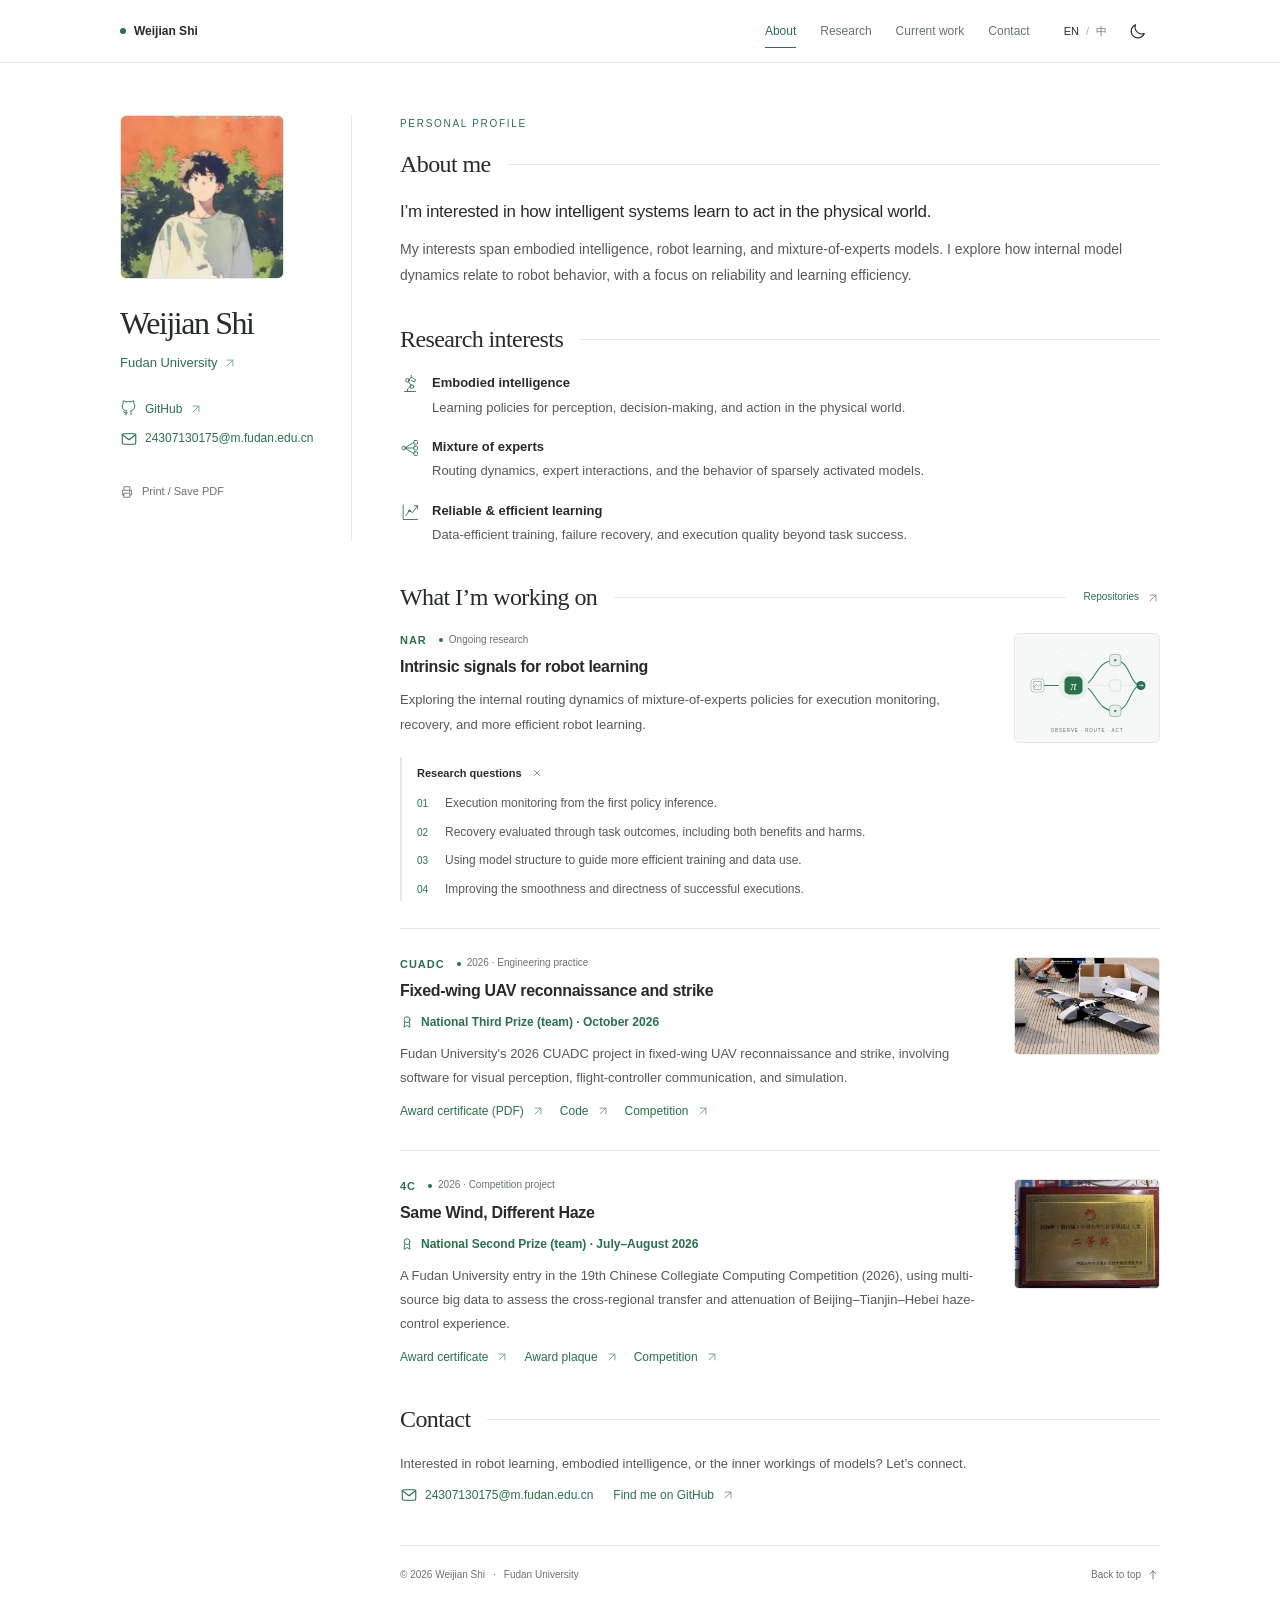
<file: index.html>
<!doctype html>
<html lang="en" data-theme="light">
<head>
  <meta charset="utf-8">
  <meta name="viewport" content="width=device-width, initial-scale=1">
  <meta name="color-scheme" content="light dark">
  <meta name="theme-color" content="#ffffff">
  <title>Weijian Shi | Fudan University</title>
  <meta name="description" content="Personal homepage of Weijian Shi at Fudan University, featuring interests, projects, and experiences." data-en="Personal homepage of Weijian Shi at Fudan University, featuring interests, projects, and experiences." data-zh="Weijian Shi，复旦大学。个人主页，记录我的兴趣、项目与经历。">
  <link rel="canonical" href="https://weijiansh1.github.io/">
  <meta property="og:type" content="website">
  <meta property="og:title" content="Weijian Shi | Fudan University">
  <meta property="og:description" content="Personal homepage of Weijian Shi at Fudan University, featuring interests, projects, and experiences." data-en="Personal homepage of Weijian Shi at Fudan University, featuring interests, projects, and experiences." data-zh="Weijian Shi，复旦大学。个人主页，记录我的兴趣、项目与经历。">
  <meta property="og:url" content="https://weijiansh1.github.io/">
  <link rel="icon" type="image/svg+xml" href="assets/favicon.svg">
  <script src="assets/preferences.js"></script>
  <link rel="stylesheet" href="assets/resume.css">
  <script src="assets/main.js" defer></script>
  <script type="application/ld+json">{"@context": "https://schema.org", "@type": "Person", "name": "Weijian Shi", "url": "https://weijiansh1.github.io/", "affiliation": {"@type": "Organization", "name": "Fudan University"}, "sameAs": ["https://github.com/weijiansh1"]}</script>
</head>
<body>
  <a class="skip-link" href="#main" data-en="Skip to content" data-zh="跳转到正文">Skip to content</a>
  <svg class="icon-library" xmlns="http://www.w3.org/2000/svg" aria-hidden="true">
    <symbol id="icon-external" viewBox="0 0 24 24"><path d="M7 17 17 7M7 7h10v10"/></symbol>
    <symbol id="icon-github" viewBox="0 0 24 24"><path d="M9 19c-4 1.2-4-2-6-2m12 5v-3.9a3.4 3.4 0 0 0-1-2.6c3.3-.4 6.8-1.6 6.8-7.3a5.7 5.7 0 0 0-1.5-4 5.3 5.3 0 0 0-.1-4s-1.3-.4-4.3 1.5a14.7 14.7 0 0 0-7.8 0C4.1-.2 2.8.2 2.8.2a5.3 5.3 0 0 0-.1 4 5.7 5.7 0 0 0-1.5 4c0 5.7 3.5 6.9 6.8 7.3a3.4 3.4 0 0 0-1 2.6V22" transform="translate(2 1) scale(.85)"/></symbol>
    <symbol id="icon-moon" viewBox="0 0 24 24"><path d="M20.3 15.3A9 9 0 0 1 8.7 3.7 9 9 0 1 0 20.3 15.3Z"/></symbol>
    <symbol id="icon-sun" viewBox="0 0 24 24"><circle cx="12" cy="12" r="4"/><path d="M12 2v2m0 16v2M2 12h2m16 0h2M5 5l1.5 1.5m11 11L19 19M5 19l1.5-1.5m11-11L19 5"/></symbol>
    <symbol id="icon-mail" viewBox="0 0 24 24"><rect x="3" y="5" width="18" height="14" rx="2"/><path d="m3 6 9 7 9-7"/></symbol>
    <symbol id="icon-embodied" viewBox="0 0 32 32"><path d="M7 28h18M12 28v-4l6-5-5-8 5-6m2 1 5 3-2 4-5-3"/><circle cx="12" cy="10" r="3"/><circle cx="19" cy="20" r="3"/><path d="M18 2v4"/></symbol>
    <symbol id="icon-experts" viewBox="0 0 32 32"><path d="m8 16 14-9M8 16h14M8 16l14 9"/><circle cx="6" cy="16" r="3"/><rect x="22" y="4" width="6" height="6" rx="1.5"/><rect x="22" y="13" width="6" height="6" rx="1.5"/><rect x="22" y="22" width="6" height="6" rx="1.5"/></symbol>
    <symbol id="icon-learning" viewBox="0 0 32 32"><path d="M5 5v23h23M9 22l6-8 5 3 8-11M23 6h5v5"/><circle cx="15" cy="14" r="1.5"/></symbol>
    <symbol id="icon-plus" viewBox="0 0 24 24"><path d="M5 12h14m-7-7v14"/></symbol>
    <symbol id="icon-up" viewBox="0 0 24 24"><path d="M12 19V5m-5 5 5-5 5 5"/></symbol>
    <symbol id="icon-print" viewBox="0 0 24 24"><path d="M7 8V3h10v5M7 17H4V9h16v8h-3M7 14h10v7H7zM16 11h1"/></symbol>
    <symbol id="icon-award" viewBox="0 0 24 24"><circle cx="12" cy="8" r="5"/><path d="m8 12-1 9 5-3 5 3-1-9"/></symbol>
  </svg>
  <header class="site-header">
    <div class="header-inner container">
      <a class="home-link" href="#about"><span class="brand-dot" aria-hidden="true"></span>Weijian Shi</a>
      <nav class="desktop-nav" aria-label="Main navigation" data-en="Main navigation" data-zh="主导航" data-translate-attribute="aria-label">
        <a class="nav-link" href="#about" aria-current="location" data-en="About" data-zh="简介">About</a>
        <a class="nav-link" href="#research" data-en="Research" data-zh="研究">Research</a>
        <a class="nav-link" href="#work" data-en="Current work" data-zh="在做的事">Current work</a>

        <a class="nav-link" href="#contact" data-en="Contact" data-zh="联系">Contact</a>
      </nav>
      <div class="header-actions">
        <button class="language-button js-control" type="button" aria-label="Switch to Chinese" data-language-toggle><span lang="en">EN</span><span class="language-divider">/</span><span lang="zh-CN">中</span></button>
        <button class="icon-button theme-button js-control" type="button" aria-label="Switch to dark theme" data-theme-toggle><svg class="icon moon" aria-hidden="true"><use href="#icon-moon"/></svg><svg class="icon sun" aria-hidden="true"><use href="#icon-sun"/></svg></button>
        <button class="icon-button menu-toggle js-control" type="button" aria-controls="mobile-nav" aria-expanded="false" aria-label="Open navigation" data-menu-toggle><span></span><span></span></button>
      </div>
    </div>
    <nav id="mobile-nav" class="mobile-nav container" aria-label="Mobile navigation" data-en="Mobile navigation" data-zh="移动端导航" data-translate-attribute="aria-label" hidden>
      <a href="#about" data-en="About" data-zh="简介">About</a>
      <a href="#research" data-en="Research" data-zh="研究">Research</a>
      <a href="#work" data-en="Current work" data-zh="在做的事">Current work</a>

      <a href="#contact" data-en="Contact" data-zh="联系">Contact</a>
    </nav>
  </header>
  <div class="resume-layout container">
    <aside class="resume-sidebar" aria-labelledby="profile-name">
      <figure class="resume-portrait"><img class="portrait" src="assets/avatar.jpg" alt="Weijian Shi" width="164" height="164" decoding="async"></figure>
      <div class="sidebar-identity">
        <h1 id="profile-name">Weijian Shi</h1>
        <a class="affiliation" href="https://www.fudan.edu.cn/" target="_blank" rel="noopener noreferrer"><span data-en="Fudan University" data-zh="复旦大学">Fudan University</span><svg class="icon small" aria-hidden="true"><use href="#icon-external"/></svg></a>
        <div class="profile-links">
          <a class="text-link" href="https://github.com/weijiansh1" target="_blank" rel="noopener noreferrer"><svg class="icon" aria-hidden="true"><use href="#icon-github"/></svg>GitHub<svg class="icon small" aria-hidden="true"><use href="#icon-external"/></svg></a>
          <a class="text-link" href="mailto:24307130175@m.fudan.edu.cn"><svg class="icon" aria-hidden="true"><use href="#icon-mail"/></svg>24307130175@<wbr>m.fudan.edu.cn</a>


        </div>
        <button class="print-button js-control" type="button" data-print><svg class="icon small" aria-hidden="true"><use href="#icon-print"/></svg><span data-en="Print / Save PDF" data-zh="打印 / 保存 PDF">Print / Save PDF</span></button>
      </div>
    </aside>
    <main id="main" class="resume-content">
      <section class="section about-section" id="about" aria-labelledby="about-title">
        <p class="document-label" data-en="Personal profile" data-zh="个人简介">Personal profile</p>
        <div class="section-heading"><h2 id="about-title" data-en="About me" data-zh="关于我">About me</h2><span class="heading-rule" aria-hidden="true"></span></div>
        <p class="profile-intro"><span data-en="I’m interested in how intelligent systems learn to act in the physical world." data-zh="我关注智能系统如何学习，并在真实的物理世界中行动。">I’m interested in how intelligent systems learn to act in the physical world.</span></p>
        <p class="profile-bio"><span data-en="My interests span embodied intelligence, robot learning, and mixture-of-experts models. I explore how internal model dynamics relate to robot behavior, with a focus on reliability and learning efficiency." data-zh="我的研究兴趣包括具身智能、机器人学习与混合专家模型。我关注模型内部动态与机器人行为之间的联系，并探索如何提升执行可靠性与学习效率。">My interests span embodied intelligence, robot learning, and mixture-of-experts models. I explore how internal model dynamics relate to robot behavior, with a focus on reliability and learning efficiency.</span></p>
      </section>
      <section class="section" id="research" aria-labelledby="research-title">
        <div class="section-heading"><h2 id="research-title" data-en="Research interests" data-zh="研究方向">Research interests</h2><span class="heading-rule" aria-hidden="true"></span></div>
        <div class="research-list"><article class="research-item research-embodied"><div class="research-icon"><svg class="icon" aria-hidden="true"><use href="#icon-embodied"/></svg></div><h3 data-en="Embodied intelligence" data-zh="具身智能">Embodied intelligence</h3><p data-en="Learning policies for perception, decision-making, and action in the physical world." data-zh="探索物理世界中的感知、决策与行动，以及支撑这些能力的学习策略。">Learning policies for perception, decision-making, and action in the physical world.</p><p class="research-keywords" data-en="Perception · Decision · Action" data-zh="感知 · 决策 · 行动">Perception · Decision · Action</p></article>
<article class="research-item research-experts"><div class="research-icon"><svg class="icon" aria-hidden="true"><use href="#icon-experts"/></svg></div><h3 data-en="Mixture of experts" data-zh="混合专家模型">Mixture of experts</h3><p data-en="Routing dynamics, expert interactions, and the behavior of sparsely activated models." data-zh="理解稀疏模型中的路由动态、专家交互及其与模型行为的联系。">Routing dynamics, expert interactions, and the behavior of sparsely activated models.</p><p class="research-keywords" data-en="Routing · Structure · Behavior" data-zh="路由 · 结构 · 行为">Routing · Structure · Behavior</p></article>
<article class="research-item research-learning"><div class="research-icon"><svg class="icon" aria-hidden="true"><use href="#icon-learning"/></svg></div><h3 data-en="Reliable &amp; efficient learning" data-zh="可靠与高效的学习">Reliable &amp; efficient learning</h3><p data-en="Data-efficient training, failure recovery, and execution quality beyond task success." data-zh="研究高效的数据利用、失败恢复，以及任务成功之外的执行质量。">Data-efficient training, failure recovery, and execution quality beyond task success.</p><p class="research-keywords" data-en="Efficiency · Recovery · Quality" data-zh="效率 · 恢复 · 质量">Efficiency · Recovery · Quality</p></article></div>
      </section>
      <section class="section" id="work" aria-labelledby="work-title">
        <div class="section-heading"><h2 id="work-title" data-en="What I’m working on" data-zh="我在做的事">What I’m working on</h2><span class="heading-rule" aria-hidden="true"></span><a class="text-link section-link" href="https://github.com/weijiansh1?tab=repositories" target="_blank" rel="noopener noreferrer"><span data-en="Repositories" data-zh="代码仓库">Repositories</span><svg class="icon small" aria-hidden="true"><use href="#icon-external"/></svg></a></div>
        <div class="projects-list"><article class="project"><div class="project-main"><div class="project-visual"><img class="" src="assets/nar-overview.svg" alt="Conceptual illustration of routing pathways in a robot policy" width="352" height="264" decoding="async" data-en="Conceptual illustration of routing pathways in a robot policy" data-zh="机器人策略中路由路径的概念示意图" data-translate-attribute="alt" loading="lazy"></div><div class="project-content"><div class="project-meta"><span class="project-name">NAR</span><span class="project-status" data-en="Ongoing research" data-zh="进行中的研究">Ongoing research</span></div><h3 data-en="Intrinsic signals for robot learning" data-zh="面向机器人学习的内在信号">Intrinsic signals for robot learning</h3><p data-en="Exploring the internal routing dynamics of mixture-of-experts policies for execution monitoring, recovery, and more efficient robot learning." data-zh="探索混合专家策略的内部路由动态，研究其在执行监测、失败恢复与高效机器人学习中的作用。">Exploring the internal routing dynamics of mixture-of-experts policies for execution monitoring, recovery, and more efficient robot learning.</p></div></div><details class="project-details" open><summary><span data-en="Research questions" data-zh="研究问题">Research questions</span><svg class="icon" aria-hidden="true"><use href="#icon-plus"/></svg></summary><ol role="list"><li><span class="question-number" aria-hidden="true">01</span><span data-en="Execution monitoring from the first policy inference." data-zh="从第一次策略推理开始进行执行监测。">Execution monitoring from the first policy inference.</span></li><li><span class="question-number" aria-hidden="true">02</span><span data-en="Recovery evaluated through task outcomes, including both benefits and harms." data-zh="通过任务结果评估恢复操作，同时考察收益与损害。">Recovery evaluated through task outcomes, including both benefits and harms.</span></li><li><span class="question-number" aria-hidden="true">03</span><span data-en="Using model structure to guide more efficient training and data use." data-zh="利用模型结构探索更高效的训练与数据利用方式。">Using model structure to guide more efficient training and data use.</span></li><li><span class="question-number" aria-hidden="true">04</span><span data-en="Improving the smoothness and directness of successful executions." data-zh="提升成功执行过程的流畅性，减少不必要的动作。">Improving the smoothness and directness of successful executions.</span></li></ol></details></article>
<article class="project"><div class="project-main"><div class="project-visual"><a class="project-image-link" href="assets/cuadc-2026.jpg" target="_blank" rel="noopener noreferrer"><img class="" src="assets/cuadc-2026.jpg" alt="The fixed-wing UAV at the CUADC 2026 competition site" width="1920" height="1280" decoding="async" data-en="The fixed-wing UAV at the CUADC 2026 competition site" data-zh="2026 年 CUADC 比赛现场的固定翼无人机" data-translate-attribute="alt" loading="lazy"></a></div><div class="project-content"><div class="project-meta"><span class="project-name">CUADC</span><span class="project-status" data-en="2026 · Engineering practice" data-zh="2026 · 工程实践">2026 · Engineering practice</span></div><h3 data-en="Fixed-wing UAV reconnaissance and strike" data-zh="固定翼无人机侦察与打击">Fixed-wing UAV reconnaissance and strike</h3><p class="project-award"><svg class="icon small" aria-hidden="true"><use href="#icon-award"/></svg><span data-en="National Third Prize (team) · October 2026" data-zh="全国三等奖（团队）· 2026 年 10 月">National Third Prize (team) · October 2026</span></p><p data-en="Fudan University&#x27;s 2026 CUADC project in fixed-wing UAV reconnaissance and strike, involving software for visual perception, flight-controller communication, and simulation." data-zh="复旦大学 2026 年中国大学生飞行器设计创新大赛“固定翼无人机侦察与打击”项目，涉及视觉感知、飞控通信与仿真等算法及软件工作。">Fudan University&#x27;s 2026 CUADC project in fixed-wing UAV reconnaissance and strike, involving software for visual perception, flight-controller communication, and simulation.</p><div class="project-links"><a class="text-link" href="assets/cuadc-2026-certificate.pdf" target="_blank" rel="noopener noreferrer"><span data-en="Award certificate (PDF)" data-zh="获奖证书（PDF）">Award certificate (PDF)</span><svg class="icon small" aria-hidden="true"><use href="#icon-external"/></svg></a><a class="text-link" href="https://github.com/weijiansh1/Fixd-wing-RSI" target="_blank" rel="noopener noreferrer"><span data-en="Code" data-zh="代码">Code</span><svg class="icon small" aria-hidden="true"><use href="#icon-external"/></svg></a><a class="text-link" href="https://cuadc.cn/" target="_blank" rel="noopener noreferrer"><span data-en="Competition" data-zh="赛事介绍">Competition</span><svg class="icon small" aria-hidden="true"><use href="#icon-external"/></svg></a></div></div></div></article>
<article class="project"><div class="project-main"><div class="project-visual"><a class="project-image-link" href="assets/4c-2026-award.jpg" target="_blank" rel="noopener noreferrer"><img class="" src="assets/4c-2026-award-thumbnail.jpg" alt="National Second Prize award plaque from the 2026 Chinese Collegiate Computing Competition" width="480" height="360" decoding="async" data-en="National Second Prize award plaque from the 2026 Chinese Collegiate Computing Competition" data-zh="2026 年中国大学生计算机设计大赛全国二等奖奖牌" data-translate-attribute="alt" loading="lazy"></a></div><div class="project-content"><div class="project-meta"><span class="project-name">4C</span><span class="project-status" data-en="2026 · Competition project" data-zh="2026 · 竞赛项目">2026 · Competition project</span></div><h3 data-en="Same Wind, Different Haze" data-zh="同样的风，不同的霾">Same Wind, Different Haze</h3><p class="project-award"><svg class="icon small" aria-hidden="true"><use href="#icon-award"/></svg><span data-en="National Second Prize (team) · July–August 2026" data-zh="全国二等奖（团队）· 2026 年 7–8 月">National Second Prize (team) · July–August 2026</span></p><p data-en="A Fudan University entry in the 19th Chinese Collegiate Computing Competition (2026), using multi-source big data to assess the cross-regional transfer and attenuation of Beijing–Tianjin–Hebei haze-control experience." data-zh="复旦大学 2026 年（第 19 届）中国大学生计算机设计大赛参赛作品。基于多源大数据，评估京津冀治霾经验的跨区域迁移与衰减。">A Fudan University entry in the 19th Chinese Collegiate Computing Competition (2026), using multi-source big data to assess the cross-regional transfer and attenuation of Beijing–Tianjin–Hebei haze-control experience.</p><div class="project-links"><a class="text-link" href="assets/4c-2026-certificate.jpg" target="_blank" rel="noopener noreferrer"><span data-en="Award certificate" data-zh="获奖证书">Award certificate</span><svg class="icon small" aria-hidden="true"><use href="#icon-external"/></svg></a><a class="text-link" href="assets/4c-2026-award.jpg" target="_blank" rel="noopener noreferrer"><span data-en="Award plaque" data-zh="奖牌照片">Award plaque</span><svg class="icon small" aria-hidden="true"><use href="#icon-external"/></svg></a><a class="text-link" href="https://jsjds.blcu.edu.cn/index.htm" target="_blank" rel="noopener noreferrer"><span data-en="Competition" data-zh="赛事介绍">Competition</span><svg class="icon small" aria-hidden="true"><use href="#icon-external"/></svg></a></div></div></div></article></div>
      </section>

      <section class="section contact-section" id="contact" aria-labelledby="contact-title">
        <div class="section-heading"><h2 id="contact-title" data-en="Contact" data-zh="联系我">Contact</h2><span class="heading-rule" aria-hidden="true"></span></div>
        <p class="contact-copy"><span data-en="Interested in robot learning, embodied intelligence, or the inner workings of models? Let’s connect." data-zh="如果你也关注机器人学习、具身智能，或模型内部的工作机制，欢迎交流。">Interested in robot learning, embodied intelligence, or the inner workings of models? Let’s connect.</span></p>
        <div class="contact-links"><a class="text-link" href="mailto:24307130175@m.fudan.edu.cn"><svg class="icon" aria-hidden="true"><use href="#icon-mail"/></svg>24307130175@<wbr>m.fudan.edu.cn</a><a class="text-link" href="https://github.com/weijiansh1" target="_blank" rel="noopener noreferrer"><span data-en="Find me on GitHub" data-zh="在 GitHub 上找到我">Find me on GitHub</span><svg class="icon small" aria-hidden="true"><use href="#icon-external"/></svg></a></div>
      </section>
      <footer class="site-footer"><p>© 2026 Weijian Shi<span class="footer-dot">·</span><span data-en="Fudan University" data-zh="复旦大学">Fudan University</span></p><a class="back-top" href="#about"><span data-en="Back to top" data-zh="回到顶部">Back to top</span><svg class="icon small" aria-hidden="true"><use href="#icon-up"/></svg></a></footer>
    </main>
  </div>
</body>
</html>
</file>
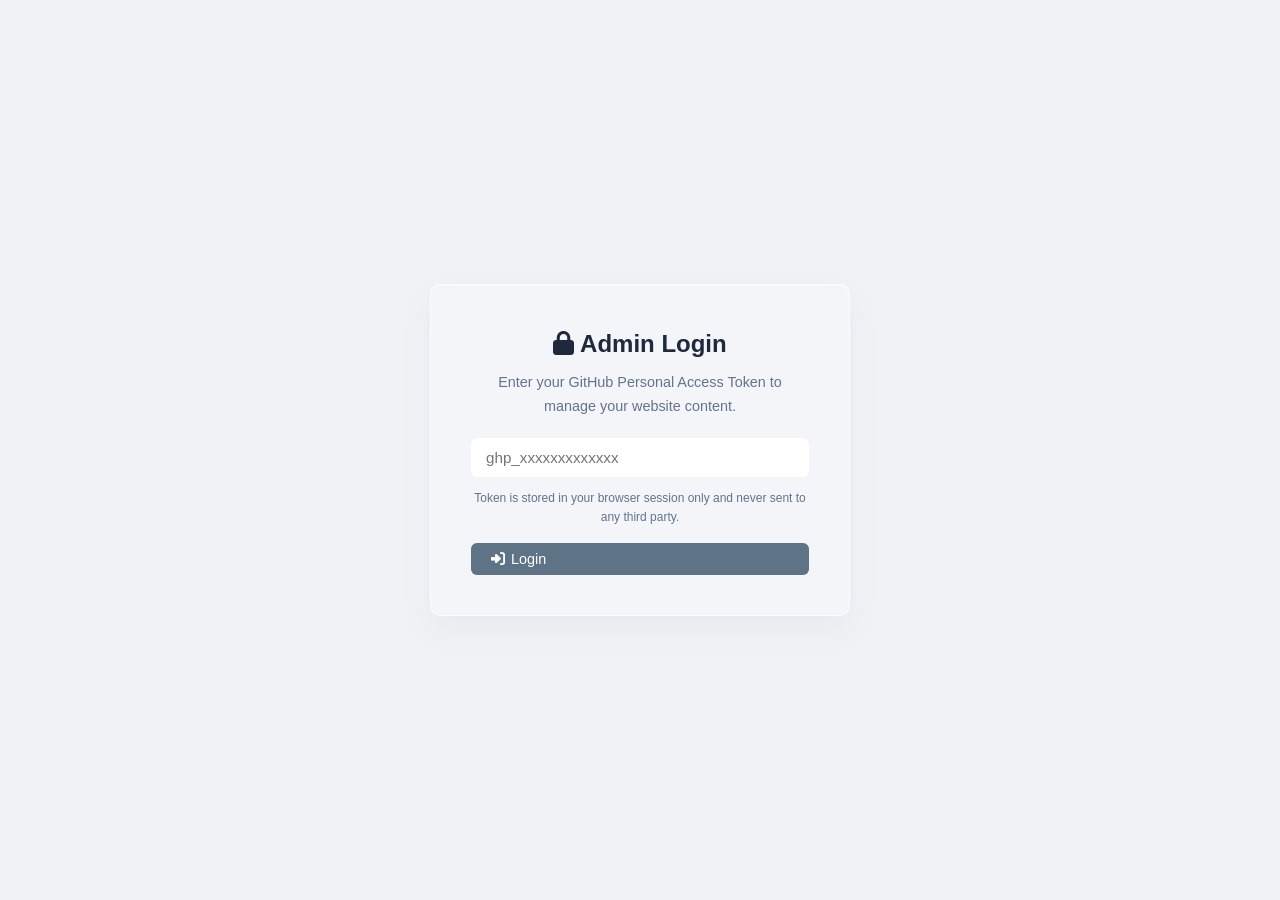
<file: admin.html>
<!DOCTYPE html>
<html lang="en">
<head>
    <meta charset="UTF-8">
    <meta name="viewport" content="width=device-width, initial-scale=1.0">
    <title>Admin - Weijian Shi</title>
    <link rel="stylesheet" href="https://cdnjs.cloudflare.com/ajax/libs/font-awesome/6.5.0/css/all.min.css">
    <style>
        :root {
            --bg: #eef2f5; --card: rgba(255,255,255,0.2); --text: #1e293b; --muted: #64748b;
            --primary: #5f7387; --primary-hover: #506274; --border: rgba(255,255,255,0.55);
            --danger: #ef4444; --success: #22c55e; --radius: 10px;
        }
        * { margin: 0; padding: 0; box-sizing: border-box; }
        body {
            font-family: -apple-system, BlinkMacSystemFont, "Segoe UI", Roboto, sans-serif;
            background:
                radial-gradient(circle at top left, rgba(111,128,146,0.12), transparent 28rem),
                radial-gradient(circle at 78% 22%, rgba(255,255,255,0.62), transparent 26rem),
                linear-gradient(180deg, var(--bg), #e4e8ec);
            color: var(--text);
            line-height: 1.6;
        }

        /* Login */
        .login-overlay {
            position: fixed; inset: 0; background: rgba(238,242,245,0.86);
            display: flex; align-items: center; justify-content: center; z-index: 9999;
        }
        .login-box { background: rgba(255,255,255,0.16); padding: 40px; border-radius: var(--radius); box-shadow: 0 14px 32px rgba(110,122,136,0.08), inset 0 1px 0 rgba(255,255,255,0.56); border:1px solid var(--border); text-align: center; max-width: 420px; width: 90%; }
        .login-box h1 { font-size: 1.5rem; margin-bottom: 8px; }
        .login-box p { color: var(--muted); font-size: 0.9rem; margin-bottom: 20px; }
        .login-box input { width: 100%; padding: 10px 14px; border: 1px solid var(--border); border-radius: 6px; font-size: 0.95rem; margin-bottom: 12px; }
        .login-box .error { color: var(--danger); font-size: 0.85rem; margin-bottom: 8px; display: none; }

        /* Layout */
        .admin-header { background: rgba(255,255,255,0.14); border-bottom: 1px solid var(--border); box-shadow: inset 0 1px 0 rgba(255,255,255,0.56); padding: 12px 24px; display: flex; align-items: center; justify-content: space-between; position: sticky; top: 0; z-index: 100; }
        .admin-header h1 { font-size: 1.1rem; }
        .header-actions { display: flex; gap: 8px; }
        .admin-body { max-width: 900px; margin: 24px auto; padding: 0 16px; }

        /* Buttons */
        .btn { padding: 8px 20px; border: none; border-radius: 6px; font-size: 0.9rem; cursor: pointer; display: inline-flex; align-items: center; gap: 6px; transition: 0.2s; }
        .btn-primary { background: var(--primary); color: #fff; }
        .btn-primary:hover { background: var(--primary-hover); }
        .btn-danger { background: var(--danger); color: #fff; }
        .btn-danger:hover { opacity: 0.9; }
        .btn-outline { background: transparent; border: 1px solid var(--border); color: var(--text); }
        .btn-outline:hover { border-color: var(--primary); color: var(--primary); }
        .btn-sm { padding: 5px 12px; font-size: 0.8rem; }
        .btn:disabled { opacity: 0.5; cursor: not-allowed; }

        /* Cards / Sections */
        .card { background: rgba(255,255,255,0.14); border-radius: var(--radius); border: 1px solid var(--border); margin-bottom: 20px; overflow: hidden; box-shadow: 0 14px 30px rgba(110,122,136,0.06), inset 0 1px 0 rgba(255,255,255,0.56); }
        .card-header { padding: 16px 20px; border-bottom: 1px solid var(--border); display: flex; align-items: center; justify-content: space-between; cursor: pointer; }
        .card-header h2 { font-size: 1.05rem; display: flex; align-items: center; gap: 8px; }
        .card-header h2 i { color: var(--primary); }
        .card-body { padding: 20px; }
        .card-body.collapsed { display: none; }

        /* Form */
        .form-group { margin-bottom: 14px; }
        .form-group label { display: block; font-size: 0.85rem; font-weight: 600; margin-bottom: 4px; color: var(--muted); }
        .form-group input, .form-group textarea, .form-group select {
            width: 100%; padding: 8px 12px; border: 1px solid var(--border); border-radius: 6px; font-size: 0.9rem; font-family: inherit;
        }
        .form-group textarea { min-height: 80px; resize: vertical; }
        .form-row { display: grid; grid-template-columns: 1fr 1fr; gap: 12px; }

        /* List items */
        .item-row { display: flex; align-items: center; gap: 12px; padding: 12px 16px; border: 1px solid var(--border); border-radius: 8px; margin-bottom: 8px; }
        .item-row .item-info { flex: 1; }
        .item-row .item-info h4 { font-size: 0.9rem; }
        .item-row .item-info p { font-size: 0.8rem; color: var(--muted); }
        .item-row .item-actions { display: flex; gap: 4px; }

        /* Image upload */
        .upload-area { border: 2px dashed rgba(255,255,255,0.56); border-radius: 8px; padding: 24px; text-align: center; cursor: pointer; transition: 0.2s; background: rgba(255,255,255,0.08); }
        .upload-area:hover { border-color: var(--primary); }
        .upload-area i { font-size: 2rem; color: var(--muted); margin-bottom: 8px; }
        .upload-area p { color: var(--muted); font-size: 0.85rem; }
        .upload-preview img { max-width: 200px; border-radius: 8px; margin-top: 12px; }

        /* Toast */
        .toast { position: fixed; bottom: 24px; right: 24px; padding: 12px 24px; border-radius: 8px; color: #fff; font-size: 0.9rem; z-index: 10000; opacity: 0; transition: 0.3s; transform: translateY(10px); }
        .toast.show { opacity: 1; transform: translateY(0); }
        .toast.success { background: var(--success); }
        .toast.error { background: var(--danger); }

        /* Modal */
        .modal-overlay { position: fixed; inset: 0; background: rgba(0,0,0,0.4); display: flex; align-items: center; justify-content: center; z-index: 200; }
        .modal { background: rgba(255,255,255,0.18); border:1px solid var(--border); box-shadow: 0 14px 30px rgba(110,122,136,0.08), inset 0 1px 0 rgba(255,255,255,0.56); border-radius: var(--radius); padding: 24px; max-width: 520px; width: 90%; max-height: 85vh; overflow-y: auto; }
        .modal h3 { margin-bottom: 16px; }
        .modal-actions { display: flex; justify-content: flex-end; gap: 8px; margin-top: 16px; }

        .saving-indicator { display: none; align-items: center; gap: 6px; font-size: 0.85rem; color: var(--muted); }
        .saving-indicator.show { display: inline-flex; }

        @media (max-width: 600px) {
            .form-row { grid-template-columns: 1fr; }
            .admin-header { flex-wrap: wrap; gap: 8px; }
        }
    </style>
</head>
<body>

<!-- Login Screen -->
<div class="login-overlay" id="login-screen">
    <div class="login-box">
        <h1><i class="fas fa-lock"></i> Admin Login</h1>
        <p>Enter your GitHub Personal Access Token to manage your website content.</p>
        <div class="error" id="login-error">Invalid token. Please check and try again.</div>
        <input type="password" id="token-input" placeholder="ghp_xxxxxxxxxxxxx">
        <p style="font-size:0.75rem;color:var(--muted);margin-bottom:16px">Token is stored in your browser session only and never sent to any third party.</p>
        <button class="btn btn-primary" onclick="doLogin()" style="width:100%">
            <i class="fas fa-sign-in-alt"></i> Login
        </button>
    </div>
</div>

<!-- Admin Panel -->
<div id="admin-panel" style="display:none">

<header class="admin-header">
    <h1><i class="fas fa-cog"></i> Site Admin</h1>
    <div class="header-actions">
        <span class="saving-indicator" id="saving-ind"><i class="fas fa-spinner fa-spin"></i> Saving...</span>
        <a href="index.html" class="btn btn-outline btn-sm" target="_blank"><i class="fas fa-external-link-alt"></i> View Site</a>
        <button class="btn btn-primary" onclick="saveAll()"><i class="fas fa-save"></i> Save & Publish</button>
        <button class="btn btn-outline btn-sm" onclick="logout()"><i class="fas fa-sign-out-alt"></i></button>
    </div>
</header>

<div class="admin-body">

    <!-- Profile -->
    <div class="card">
        <div class="card-header" onclick="toggleCard(this)">
            <h2><i class="fas fa-user"></i> Profile</h2>
            <i class="fas fa-chevron-down"></i>
        </div>
        <div class="card-body" id="section-profile">
            <div class="form-row">
                <div class="form-group"><label>Name (English)</label><input id="f-name" placeholder="Weijian Shi"></div>
                <div class="form-group"><label>Name (Chinese)</label><input id="f-name-cn" placeholder="石伟建"></div>
            </div>
            <div class="form-group"><label>Title</label><input id="f-title" placeholder="Fudan University · Undergraduate"></div>
            <div class="form-group"><label>Subtitle</label><input id="f-subtitle" placeholder="B.E. in Aircraft Design..."></div>
            <div class="form-group">
                <label>Avatar</label>
                <div class="upload-area" id="avatar-upload" onclick="document.getElementById('avatar-file').click()">
                    <i class="fas fa-cloud-upload-alt"></i>
                    <p>Click to upload avatar image</p>
                    <input type="file" id="avatar-file" accept="image/*" style="display:none" onchange="handleAvatarUpload(event)">
                </div>
                <div class="upload-preview" id="avatar-preview"></div>
            </div>
            <div class="form-group"><label>Bio (one paragraph per line)</label><textarea id="f-bio" rows="4"></textarea></div>
            <div class="form-group"><label>Skills (comma separated)</label><input id="f-skills" placeholder="Python, C/C++, MATLAB"></div>
        </div>
    </div>

    <!-- Education -->
    <div class="card">
        <div class="card-header" onclick="toggleCard(this)">
            <h2><i class="fas fa-graduation-cap"></i> Education</h2>
            <i class="fas fa-chevron-down"></i>
        </div>
        <div class="card-body" id="section-education">
            <div id="edu-list"></div>
            <button class="btn btn-outline btn-sm" onclick="addEducation()"><i class="fas fa-plus"></i> Add Education</button>
        </div>
    </div>

    <!-- Research -->
    <div class="card">
        <div class="card-header" onclick="toggleCard(this)">
            <h2><i class="fas fa-flask"></i> Research Interests</h2>
            <i class="fas fa-chevron-down"></i>
        </div>
        <div class="card-body" id="section-research">
            <div id="research-list"></div>
            <button class="btn btn-outline btn-sm" onclick="openModal('research')"><i class="fas fa-plus"></i> Add Research</button>
        </div>
    </div>

    <!-- Awards -->
    <div class="card">
        <div class="card-header" onclick="toggleCard(this)">
            <h2><i class="fas fa-trophy"></i> Awards & Honors</h2>
            <i class="fas fa-chevron-down"></i>
        </div>
        <div class="card-body" id="section-awards">
            <div id="awards-admin-list"></div>
            <button class="btn btn-outline btn-sm" onclick="openModal('award')"><i class="fas fa-plus"></i> Add Award</button>
        </div>
    </div>

    <!-- Publications -->
    <div class="card">
        <div class="card-header" onclick="toggleCard(this)">
            <h2><i class="fas fa-file-alt"></i> Publications</h2>
            <i class="fas fa-chevron-down"></i>
        </div>
        <div class="card-body" id="section-publications">
            <div id="pub-admin-list"></div>
            <button class="btn btn-outline btn-sm" onclick="openModal('publication')"><i class="fas fa-plus"></i> Add Publication</button>
        </div>
    </div>

    <!-- Blog -->
    <div class="card">
        <div class="card-header" onclick="toggleCard(this)">
            <h2><i class="fas fa-pen"></i> Blog Posts</h2>
            <i class="fas fa-chevron-down"></i>
        </div>
        <div class="card-body" id="section-blog">
            <div id="blog-admin-list"></div>
            <button class="btn btn-outline btn-sm" onclick="openModal('blog')"><i class="fas fa-plus"></i> Add Blog Post</button>
        </div>
    </div>

    <!-- Contact -->
    <div class="card">
        <div class="card-header" onclick="toggleCard(this)">
            <h2><i class="fas fa-address-book"></i> Contact</h2>
            <i class="fas fa-chevron-down"></i>
        </div>
        <div class="card-body" id="section-contact">
            <div class="form-group"><label>Email</label><input id="f-email" placeholder="your@email.com"></div>
            <div class="form-group"><label>GitHub URL</label><input id="f-github" placeholder="https://github.com/weijiansh1"></div>
            <div class="form-group"><label>Google Scholar URL</label><input id="f-scholar" placeholder="https://scholar.google.com/..."></div>
            <div class="form-group"><label>LinkedIn URL</label><input id="f-linkedin" placeholder="https://linkedin.com/in/..."></div>
            <div class="form-group"><label>Location</label><input id="f-location" placeholder="Shanghai, China"></div>
        </div>
    </div>

    <!-- Image Manager -->
    <div class="card">
        <div class="card-header" onclick="toggleCard(this)">
            <h2><i class="fas fa-images"></i> Image Upload</h2>
            <i class="fas fa-chevron-down"></i>
        </div>
        <div class="card-body">
            <p style="font-size:0.85rem;color:var(--muted);margin-bottom:12px">Upload images to your repository. After uploading, copy the filename to use in your content.</p>
            <div class="upload-area" onclick="document.getElementById('img-file').click()">
                <i class="fas fa-cloud-upload-alt"></i>
                <p>Click to upload an image</p>
                <input type="file" id="img-file" accept="image/*" style="display:none" onchange="handleImageUpload(event)">
            </div>
            <div id="img-upload-result" style="margin-top:12px"></div>
        </div>
    </div>

</div>
</div>

<!-- Modal Container -->
<div id="modal-container"></div>

<!-- Toast -->
<div class="toast" id="toast"></div>

<script>
const REPO = 'weijiansh1/weijiansh1.github.io';
const API = 'https://api.github.com';
let TOKEN = '';
let siteData = null;
let dataSha = '';

// ===== Login =====
function doLogin() {
    TOKEN = document.getElementById('token-input').value.trim();
    if (!TOKEN) return;
    fetch(`${API}/user`, { headers: { Authorization: `token ${TOKEN}` } })
        .then(r => { if (!r.ok) throw new Error(); return r.json(); })
        .then(user => {
            sessionStorage.setItem('gh_token', TOKEN);
            document.getElementById('login-screen').style.display = 'none';
            document.getElementById('admin-panel').style.display = 'block';
            loadData();
        })
        .catch(() => {
            document.getElementById('login-error').style.display = 'block';
        });
}

function logout() {
    sessionStorage.removeItem('gh_token');
    location.reload();
}

// Auto-login from session
(function() {
    const saved = sessionStorage.getItem('gh_token');
    if (saved) {
        TOKEN = saved;
        document.getElementById('login-screen').style.display = 'none';
        document.getElementById('admin-panel').style.display = 'block';
        loadData();
    }
    document.getElementById('token-input').addEventListener('keydown', e => {
        if (e.key === 'Enter') doLogin();
    });
})();

// ===== Load Data =====
async function loadData() {
    try {
        const res = await ghApi(`/repos/${REPO}/contents/data.json`);
        dataSha = res.sha;
        const content = atob(res.content.replace(/\n/g, ''));
        siteData = JSON.parse(new TextDecoder().decode(Uint8Array.from(content, c => c.charCodeAt(0))));
        populateForm();
    } catch (e) {
        showToast('Failed to load data: ' + e.message, 'error');
    }
}

function populateForm() {
    const p = siteData.profile;
    document.getElementById('f-name').value = p.name || '';
    document.getElementById('f-name-cn').value = p.name_cn || '';
    document.getElementById('f-title').value = p.title || '';
    document.getElementById('f-subtitle').value = p.subtitle || '';
    document.getElementById('f-bio').value = (p.bio || []).map(b => b.replace(/<[^>]+>/g, '')).join('\n');
    document.getElementById('f-skills').value = (p.skills || []).join(', ');

    // Contact
    const c = siteData.contact || {};
    document.getElementById('f-email').value = c.email || '';
    document.getElementById('f-github').value = c.github || '';
    document.getElementById('f-scholar').value = c.scholar || '';
    document.getElementById('f-linkedin').value = c.linkedin || '';
    document.getElementById('f-location').value = (c.location || '').replace(/\n/g, ', ');

    renderEduList();
    renderResearchList();
    renderAwardsList();
    renderPubList();
    renderBlogList();
}

// ===== Render Lists =====
function renderEduList() {
    const el = document.getElementById('edu-list');
    el.innerHTML = (siteData.profile.education || []).map((e, i) => `
        <div class="item-row">
            <div class="item-info"><h4>${e.school}</h4><p>${e.date} · ${e.degree.replace(/\n/g, ', ')}</p></div>
            <div class="item-actions">
                <button class="btn btn-outline btn-sm" onclick="editEducation(${i})"><i class="fas fa-edit"></i></button>
                <button class="btn btn-danger btn-sm" onclick="removeItem('education',${i})"><i class="fas fa-trash"></i></button>
            </div>
        </div>
    `).join('');
}

function renderResearchList() {
    const el = document.getElementById('research-list');
    el.innerHTML = (siteData.research || []).map((r, i) => `
        <div class="item-row">
            <div class="item-info"><h4><i class="fas ${r.icon}"></i> ${r.title}</h4><p>${r.desc}</p></div>
            <div class="item-actions">
                <button class="btn btn-outline btn-sm" onclick="editResearch(${i})"><i class="fas fa-edit"></i></button>
                <button class="btn btn-danger btn-sm" onclick="removeItem('research',${i})"><i class="fas fa-trash"></i></button>
            </div>
        </div>
    `).join('');
}

function renderAwardsList() {
    const el = document.getElementById('awards-admin-list');
    el.innerHTML = (siteData.awards || []).map((a, i) => `
        <div class="item-row">
            <div class="item-info"><h4>${a.title}</h4><p>${a.year || ''} ${a.category ? '· ' + a.category : ''} ${a.detail ? '· ' + a.detail : ''}</p></div>
            <div class="item-actions">
                <button class="btn btn-outline btn-sm" onclick="editAward(${i})"><i class="fas fa-edit"></i></button>
                <button class="btn btn-danger btn-sm" onclick="removeItem('awards',${i})"><i class="fas fa-trash"></i></button>
            </div>
        </div>
    `).join('');
}

function renderPubList() {
    const el = document.getElementById('pub-admin-list');
    el.innerHTML = (siteData.publications || []).map((p, i) => `
        <div class="item-row">
            <div class="item-info"><h4>${p.title}</h4><p>${p.year || ''} ${p.venue ? '· ' + p.venue : ''} ${p.category ? '· ' + p.category : ''}</p></div>
            <div class="item-actions">
                <button class="btn btn-outline btn-sm" onclick="editPublication(${i})"><i class="fas fa-edit"></i></button>
                <button class="btn btn-danger btn-sm" onclick="removeItem('publications',${i})"><i class="fas fa-trash"></i></button>
            </div>
        </div>
    `).join('');
}

function renderBlogList() {
    const el = document.getElementById('blog-admin-list');
    el.innerHTML = (siteData.blog || []).map((b, i) => `
        <div class="item-row">
            <div class="item-info"><h4>${b.title}</h4><p>${b.date} · ${b.tags.join(', ')}</p></div>
            <div class="item-actions">
                <button class="btn btn-outline btn-sm" onclick="editBlog(${i})"><i class="fas fa-edit"></i></button>
                <button class="btn btn-danger btn-sm" onclick="removeItem('blog',${i})"><i class="fas fa-trash"></i></button>
            </div>
        </div>
    `).join('');
}

// ===== Modals =====
function openModal(type, index) {
    const isEdit = index !== undefined;
    let html = '';

    if (type === 'education') {
        const e = isEdit ? siteData.profile.education[index] : { date: '', school: '', degree: '', detail: '' };
        html = `<h3>${isEdit ? 'Edit' : 'Add'} Education</h3>
            <div class="form-group"><label>Period</label><input id="m-edu-date" value="${e.date}" placeholder="2025 - Present"></div>
            <div class="form-group"><label>School</label><input id="m-edu-school" value="${e.school}" placeholder="Fudan University"></div>
            <div class="form-group"><label>Degree</label><textarea id="m-edu-degree" rows="2">${e.degree}</textarea></div>
            <div class="form-group"><label>Detail</label><textarea id="m-edu-detail" rows="2">${e.detail || ''}</textarea></div>
            <div class="modal-actions">
                <button class="btn btn-outline" onclick="closeModal()">Cancel</button>
                <button class="btn btn-primary" onclick="saveEducation(${isEdit ? index : -1})">Save</button>
            </div>`;
    } else if (type === 'research') {
        const r = isEdit ? siteData.research[index] : { icon: 'fa-flask', title: '', desc: '' };
        html = `<h3>${isEdit ? 'Edit' : 'Add'} Research Interest</h3>
            <div class="form-row">
                <div class="form-group"><label>Icon (FontAwesome)</label><input id="m-res-icon" value="${r.icon}" placeholder="fa-robot"></div>
                <div class="form-group"><label>Title</label><input id="m-res-title" value="${r.title}"></div>
            </div>
            <div class="form-group"><label>Description</label><textarea id="m-res-desc">${r.desc}</textarea></div>
            <div class="modal-actions">
                <button class="btn btn-outline" onclick="closeModal()">Cancel</button>
                <button class="btn btn-primary" onclick="saveResearch(${isEdit ? index : -1})">Save</button>
            </div>`;
    } else if (type === 'award') {
        const a = isEdit ? siteData.awards[index] : { year: '', title: '', detail: '', category: 'AI' };
        html = `<h3>${isEdit ? 'Edit' : 'Add'} Award</h3>
            <div class="form-row">
                <div class="form-group"><label>Year</label><input id="m-aw-year" value="${a.year}" placeholder="2025"></div>
                <div class="form-group"><label>Category</label>
                    <select id="m-aw-cat">
                        <option ${a.category==='AI'?'selected':''}>AI</option>
                        <option ${a.category==='Academic'?'selected':''}>Academic</option>
                        <option ${a.category==='Competition'?'selected':''}>Competition</option>
                        <option ${a.category==='Other'?'selected':''}>Other</option>
                    </select>
                </div>
            </div>
            <div class="form-group"><label>Title</label><input id="m-aw-title" value="${a.title}" placeholder="Award name"></div>
            <div class="form-group"><label>Detail</label><textarea id="m-aw-detail">${a.detail || ''}</textarea></div>
            <div class="modal-actions">
                <button class="btn btn-outline" onclick="closeModal()">Cancel</button>
                <button class="btn btn-primary" onclick="saveAward(${isEdit ? index : -1})">Save</button>
            </div>`;
    } else if (type === 'publication') {
        const p = isEdit ? siteData.publications[index] : { year: '', title: '', authors: '', venue: '', category: 'AI', links: [] };
        html = `<h3>${isEdit ? 'Edit' : 'Add'} Publication</h3>
            <div class="form-row">
                <div class="form-group"><label>Year</label><input id="m-pub-year" value="${p.year}" placeholder="2026"></div>
                <div class="form-group"><label>Category</label>
                    <select id="m-pub-cat">
                        <option ${p.category==='AI'?'selected':''}>AI</option>
                        <option ${p.category==='Aerospace'?'selected':''}>Aerospace</option>
                        <option ${p.category==='Other'?'selected':''}>Other</option>
                    </select>
                </div>
            </div>
            <div class="form-group"><label>Title</label><input id="m-pub-title" value="${p.title}"></div>
            <div class="form-group"><label>Authors</label><input id="m-pub-authors" value="${p.authors || ''}" placeholder="Weijian Shi, ..."></div>
            <div class="form-group"><label>Venue</label><input id="m-pub-venue" value="${p.venue || ''}" placeholder="Conference / Journal name"></div>
            <div class="form-group"><label>PDF Link</label><input id="m-pub-pdf" value="${(p.links||[]).find(l=>l.label==='PDF')?.url||''}" placeholder="https://..."></div>
            <div class="form-group"><label>Code Link</label><input id="m-pub-code" value="${(p.links||[]).find(l=>l.label==='Code')?.url||''}" placeholder="https://github.com/..."></div>
            <div class="modal-actions">
                <button class="btn btn-outline" onclick="closeModal()">Cancel</button>
                <button class="btn btn-primary" onclick="savePublication(${isEdit ? index : -1})">Save</button>
            </div>`;
    } else if (type === 'blog') {
        const b = isEdit ? siteData.blog[index] : { date: new Date().toISOString().split('T')[0], title: '', desc: '', url: '', tags: [] };
        html = `<h3>${isEdit ? 'Edit' : 'Add'} Blog Post</h3>
            <div class="form-row">
                <div class="form-group"><label>Date</label><input type="date" id="m-blog-date" value="${b.date}"></div>
                <div class="form-group"><label>Tags (comma separated)</label><input id="m-blog-tags" value="${(b.tags||[]).join(', ')}"></div>
            </div>
            <div class="form-group"><label>Title</label><input id="m-blog-title" value="${b.title}"></div>
            <div class="form-group"><label>Description</label><textarea id="m-blog-desc">${b.desc}</textarea></div>
            <div class="form-group"><label>URL (relative path)</label><input id="m-blog-url" value="${b.url || ''}" placeholder="blog/post1.html"></div>
            <div class="modal-actions">
                <button class="btn btn-outline" onclick="closeModal()">Cancel</button>
                <button class="btn btn-primary" onclick="saveBlog(${isEdit ? index : -1})">Save</button>
            </div>`;
    }

    const container = document.getElementById('modal-container');
    container.innerHTML = `<div class="modal-overlay" onclick="if(event.target===this)closeModal()"><div class="modal">${html}</div></div>`;
}

function closeModal() {
    document.getElementById('modal-container').innerHTML = '';
}

// ===== Save Handlers =====
function saveEducation(i) {
    const item = {
        date: document.getElementById('m-edu-date').value,
        school: document.getElementById('m-edu-school').value,
        degree: document.getElementById('m-edu-degree').value,
        detail: document.getElementById('m-edu-detail').value
    };
    if (i === -1) siteData.profile.education.push(item);
    else siteData.profile.education[i] = item;
    closeModal(); renderEduList();
}

function saveResearch(i) {
    const item = {
        icon: document.getElementById('m-res-icon').value,
        title: document.getElementById('m-res-title').value,
        desc: document.getElementById('m-res-desc').value
    };
    if (i === -1) siteData.research.push(item);
    else siteData.research[i] = item;
    closeModal(); renderResearchList();
}

function saveAward(i) {
    const item = {
        year: document.getElementById('m-aw-year').value,
        title: document.getElementById('m-aw-title').value,
        detail: document.getElementById('m-aw-detail').value,
        category: document.getElementById('m-aw-cat').value
    };
    if (i === -1) siteData.awards.push(item);
    else siteData.awards[i] = item;
    closeModal(); renderAwardsList();
}

function savePublication(i) {
    const links = [];
    const pdf = document.getElementById('m-pub-pdf').value;
    const code = document.getElementById('m-pub-code').value;
    if (pdf) links.push({ label: 'PDF', icon: 'file-pdf', url: pdf });
    if (code) links.push({ label: 'Code', icon: 'code', url: code });
    const item = {
        year: document.getElementById('m-pub-year').value,
        title: document.getElementById('m-pub-title').value,
        authors: document.getElementById('m-pub-authors').value,
        venue: document.getElementById('m-pub-venue').value,
        category: document.getElementById('m-pub-cat').value,
        links
    };
    if (i === -1) siteData.publications.push(item);
    else siteData.publications[i] = item;
    closeModal(); renderPubList();
}

function saveBlog(i) {
    const item = {
        date: document.getElementById('m-blog-date').value,
        title: document.getElementById('m-blog-title').value,
        desc: document.getElementById('m-blog-desc').value,
        url: document.getElementById('m-blog-url').value,
        tags: document.getElementById('m-blog-tags').value.split(',').map(t => t.trim()).filter(Boolean)
    };
    if (i === -1) siteData.blog.push(item);
    else siteData.blog[i] = item;
    closeModal(); renderBlogList();
}

// Edit shortcuts
function addEducation() { openModal('education'); }
function editEducation(i) { openModal('education', i); }
function editResearch(i) { openModal('research', i); }
function editAward(i) { openModal('award', i); }
function editPublication(i) { openModal('publication', i); }
function editBlog(i) { openModal('blog', i); }

function removeItem(section, i) {
    if (!confirm('Are you sure you want to delete this item?')) return;
    if (section === 'education') { siteData.profile.education.splice(i, 1); renderEduList(); }
    else if (section === 'research') { siteData.research.splice(i, 1); renderResearchList(); }
    else if (section === 'awards') { siteData.awards.splice(i, 1); renderAwardsList(); }
    else if (section === 'publications') { siteData.publications.splice(i, 1); renderPubList(); }
    else if (section === 'blog') { siteData.blog.splice(i, 1); renderBlogList(); }
}

// ===== Collect Form Data & Save =====
async function saveAll() {
    // Collect profile fields
    const name = document.getElementById('f-name').value;
    siteData.profile.name = name;
    siteData.profile.name_cn = document.getElementById('f-name-cn').value;
    siteData.profile.title = document.getElementById('f-title').value;
    siteData.profile.subtitle = document.getElementById('f-subtitle').value;
    siteData.profile.skills = document.getElementById('f-skills').value.split(',').map(s => s.trim()).filter(Boolean);

    // Bio: wrap name in <strong> tag
    const bioLines = document.getElementById('f-bio').value.split('\n').filter(Boolean);
    siteData.profile.bio = bioLines.map(line => {
        if (name && line.includes(name)) {
            return line.replace(name, `<strong>${name}</strong>`);
        }
        return line;
    });

    // Contact
    siteData.contact.email = document.getElementById('f-email').value;
    siteData.contact.github = document.getElementById('f-github').value;
    siteData.contact.scholar = document.getElementById('f-scholar').value;
    siteData.contact.linkedin = document.getElementById('f-linkedin').value;
    siteData.contact.location = document.getElementById('f-location').value.replace(/, /g, '\n');

    // Save to GitHub
    const indicator = document.getElementById('saving-ind');
    indicator.classList.add('show');

    try {
        const jsonStr = JSON.stringify(siteData, null, 2);
        const encoded = btoa(unescape(encodeURIComponent(jsonStr)));
        const res = await ghApi(`/repos/${REPO}/contents/data.json`, 'PUT', {
            message: 'Update site content via admin panel',
            content: encoded,
            sha: dataSha
        });
        dataSha = res.content.sha;
        showToast('Saved and published successfully!', 'success');
    } catch (e) {
        showToast('Save failed: ' + e.message, 'error');
    } finally {
        indicator.classList.remove('show');
    }
}

// ===== Image Upload =====
async function handleAvatarUpload(event) {
    const file = event.target.files[0];
    if (!file) return;
    try {
        const path = 'avatar.jpg';
        const url = await uploadImage(file, path);
        siteData.profile.avatar = path;
        document.getElementById('avatar-preview').innerHTML = `<img src="${URL.createObjectURL(file)}" alt="preview">`;
        showToast('Avatar uploaded!', 'success');
    } catch (e) {
        showToast('Upload failed: ' + e.message, 'error');
    }
}

async function handleImageUpload(event) {
    const file = event.target.files[0];
    if (!file) return;
    const resultEl = document.getElementById('img-upload-result');
    resultEl.innerHTML = '<p><i class="fas fa-spinner fa-spin"></i> Uploading...</p>';
    try {
        const filename = 'images/' + Date.now() + '-' + file.name.replace(/\s+/g, '-');
        await uploadImage(file, filename);
        resultEl.innerHTML = `
            <div class="item-row">
                <div class="item-info">
                    <h4>${filename}</h4>
                    <p>Uploaded successfully. Use this path in your content.</p>
                </div>
                <button class="btn btn-outline btn-sm" onclick="navigator.clipboard.writeText('${filename}');showToast('Copied!','success')">
                    <i class="fas fa-copy"></i> Copy Path
                </button>
            </div>
            <img src="${URL.createObjectURL(file)}" style="max-width:300px;border-radius:8px;margin-top:8px">
        `;
    } catch (e) {
        resultEl.innerHTML = `<p style="color:var(--danger)">Upload failed: ${e.message}</p>`;
    }
}

async function uploadImage(file, path) {
    const reader = new FileReader();
    const base64 = await new Promise((resolve) => {
        reader.onload = () => resolve(reader.result.split(',')[1]);
        reader.readAsDataURL(file);
    });

    // Check if file exists to get SHA
    let sha;
    try {
        const existing = await ghApi(`/repos/${REPO}/contents/${path}`);
        sha = existing.sha;
    } catch (e) { /* new file */ }

    const body = { message: `Upload ${path}`, content: base64 };
    if (sha) body.sha = sha;
    const res = await ghApi(`/repos/${REPO}/contents/${path}`, 'PUT', body);
    return res.content.download_url;
}

// ===== GitHub API Helper =====
async function ghApi(endpoint, method = 'GET', body = null) {
    const opts = {
        method,
        headers: { Authorization: `token ${TOKEN}`, 'Content-Type': 'application/json' }
    };
    if (body) opts.body = JSON.stringify(body);
    const res = await fetch(`${API}${endpoint}`, opts);
    if (!res.ok) {
        const err = await res.json().catch(() => ({}));
        throw new Error(err.message || `HTTP ${res.status}`);
    }
    return res.json();
}

// ===== UI Helpers =====
function toggleCard(header) {
    header.nextElementSibling.classList.toggle('collapsed');
    const icon = header.querySelector('.fa-chevron-down, .fa-chevron-up');
    if (icon) icon.classList.toggle('fa-chevron-down'), icon.classList.toggle('fa-chevron-up');
}

function showToast(msg, type) {
    const toast = document.getElementById('toast');
    toast.textContent = msg;
    toast.className = `toast ${type} show`;
    setTimeout(() => toast.classList.remove('show'), 3000);
}
</script>
</body>
</html>
</file>
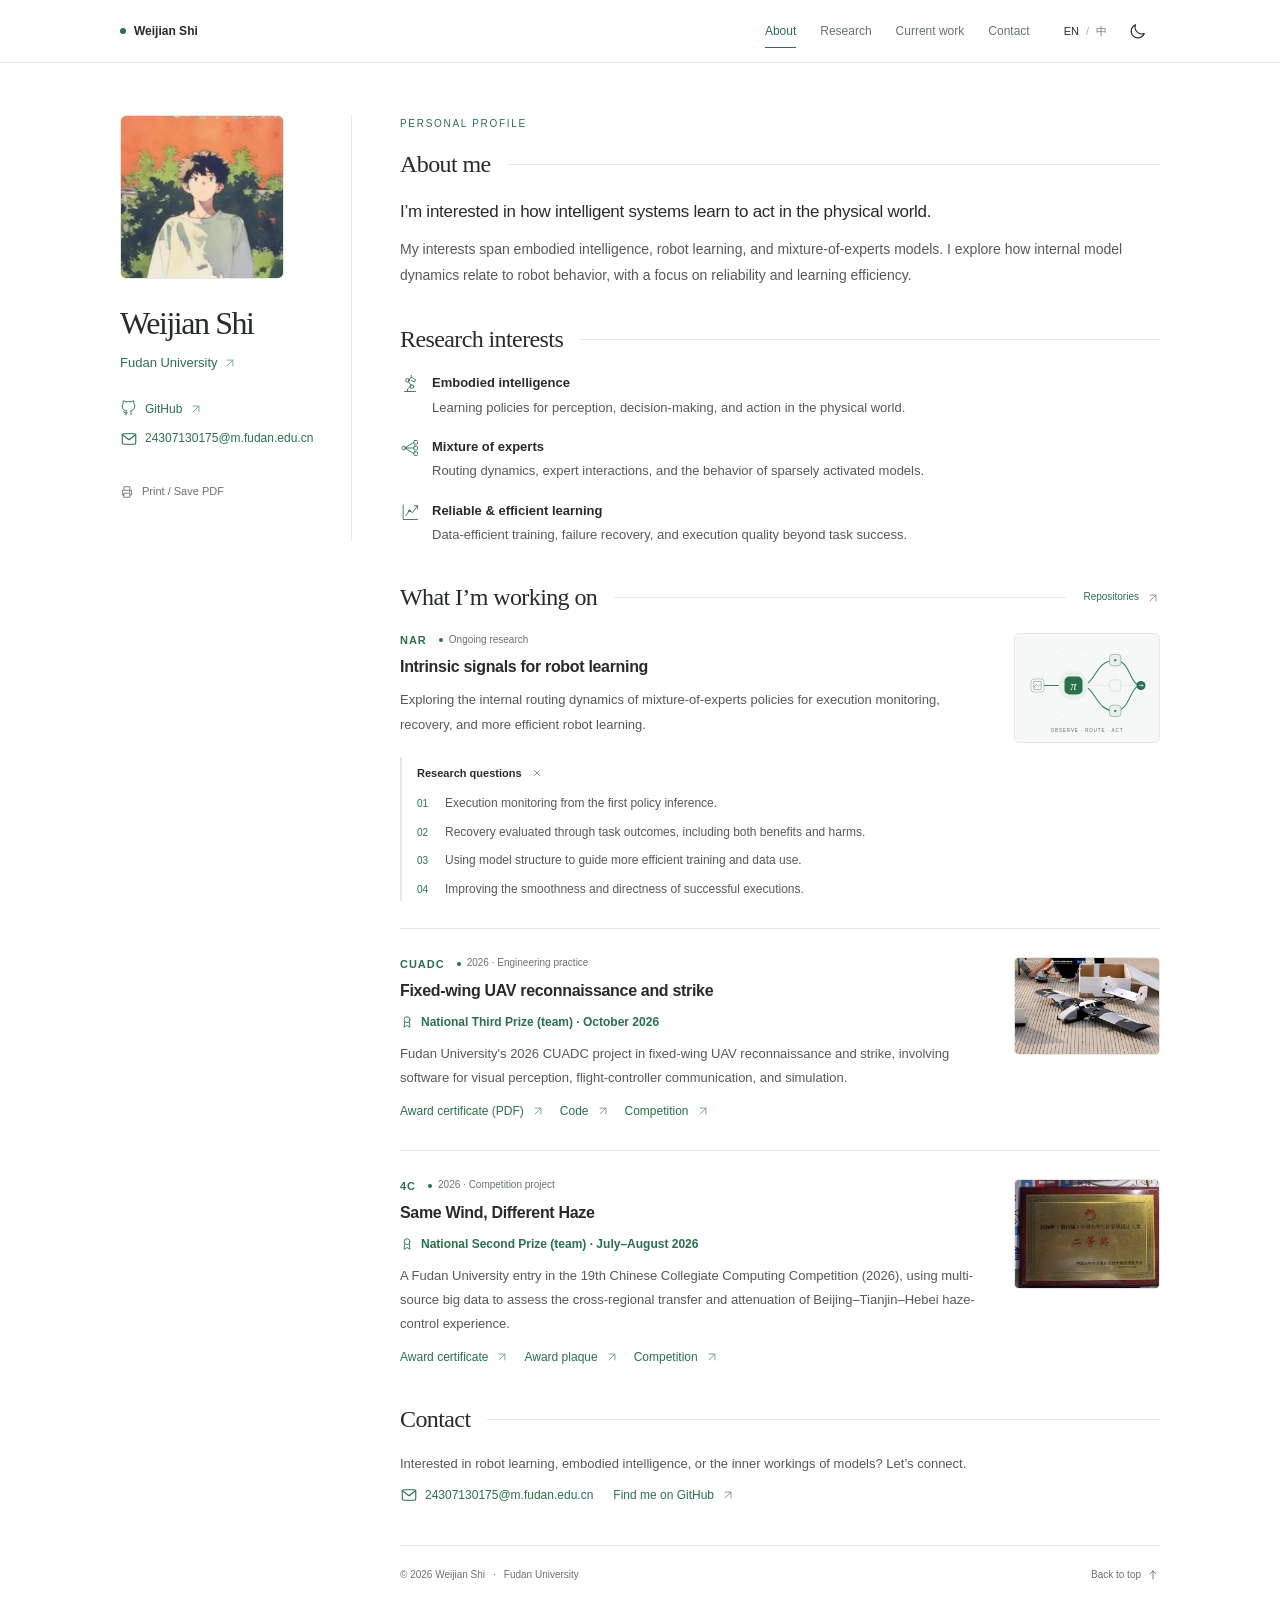
<file: resume.html>
<!doctype html>
<html lang="en">
<head>
  <meta charset="utf-8">
  <meta name="viewport" content="width=device-width, initial-scale=1">
  <meta name="robots" content="noindex">
  <link rel="canonical" href="https://weijiansh1.github.io/">
  <title>Weijian Shi | Fudan University</title>
  <script src="assets/redirect.js" data-target="index.html"></script>
  <noscript><meta http-equiv="refresh" content="0; url=index.html"></noscript>
</head>
<body>
  <p><a href="index.html">Weijian Shi — Homepage / 个人主页</a></p>
</body>
</html>
</file>
<file: assets/resume.css>
@charset "UTF-8";

:root {
  color-scheme: light;
  --page: #fff;
  --ink: #252c2a;
  --body: #525b57;
  --muted: #68736d;
  --accent: #28714d;
  --line: #e4e9e5;
  --soft: #f6f8f7;
  --accent-soft: #edf5ef;
  --sans: -apple-system, BlinkMacSystemFont, 'Segoe UI', 'Noto Sans', 'PingFang SC', 'Microsoft YaHei', sans-serif;
  --serif: Georgia, 'Times New Roman', 'Songti SC', 'Noto Serif CJK SC', serif;
}
:root[data-theme="dark"] {
  color-scheme: dark;
  --page: #1c1e21;
  --ink: #eceeed;
  --body: #bac2bd;
  --muted: #a1ada5;
  --accent: #96c5a8;
  --line: #343c37;
  --soft: #262a2c;
  --accent-soft: #283c30;
}
*, *::before, *::after { box-sizing: border-box; }
html { scroll-behavior: smooth; scroll-padding-top: 95px; }
body { margin: 0; background: var(--page); color: var(--ink); font: 14px/1.85 var(--sans); -webkit-font-smoothing: antialiased; }
a { color: inherit; text-decoration: none; }
button { color: inherit; font: inherit; cursor: pointer; touch-action: manipulation; }
button, a { -webkit-tap-highlight-color: transparent; }
button:focus-visible, a:focus-visible, summary:focus-visible { outline: 2px solid var(--accent); outline-offset: 5px; border-radius: 2px; }
::selection { color: var(--ink); background: var(--accent-soft); }
[hidden] { display: none !important; }
.container { width: min(1040px, calc(100% - 80px)); margin-inline: auto; }
.icon-library { width: 0; height: 0; position: absolute; overflow: hidden; }
.icon { width: 18px; height: 18px; flex-shrink: 0; fill: none; stroke: currentColor; stroke-width: 1.5; stroke-linecap: round; stroke-linejoin: round; }
.icon.small { width: 14px; height: 14px; }
.skip-link { position: fixed; z-index: 100; top: 12px; left: 20px; padding: 10px 20px; color: var(--page); background: var(--ink); transform: translateY(-160%); }
.skip-link:focus { transform: translateY(0); }
.js-control { display: none; }
.js .js-control { display: inline-flex; }

/* A quiet toolbar keeps the document itself in focus. */
.site-header { position: sticky; top: 0; z-index: 20; border-bottom: 1px solid var(--line); background: var(--page); }
.header-inner { display: flex; align-items: center; gap: 27px; min-height: 62px; }
.home-link { display: inline-flex; align-items: center; gap: 8px; font-size: 12px; font-weight: 600; color: var(--ink); white-space: nowrap; }
.brand-dot { width: 6px; height: 6px; border-radius: 50%; background: var(--accent); }
.home-link:hover { color: var(--accent); }
.desktop-nav { display: flex; align-items: center; gap: 24px; margin-left: auto; }
.nav-link { position: relative; padding-block: 10px; color: var(--muted); font-size: 12px; }
.nav-link::after { content: ''; position: absolute; bottom: 4px; left: 0; right: 0; height: 1px; background: var(--accent); transform: scaleX(0); transition: transform 160ms ease; }
.nav-link:hover, .nav-link[aria-current] { color: var(--accent); }
.nav-link:hover::after, .nav-link[aria-current]::after { transform: scaleX(1); }
.header-actions { display: flex; align-items: center; gap: 2px; }
.language-button { align-items: center; gap: 7px; min-height: 44px; padding: 8px 7px; background: none; border: 0; font-size: 11px; }
.language-divider { color: var(--muted); opacity: .55; }
.language-button [lang="zh-CN"] { color: var(--muted); }
[data-language="zh"] .language-button [lang="zh-CN"] { color: var(--ink); }
[data-language="zh"] .language-button [lang="en"] { color: var(--muted); }
.icon-button { align-items: center; justify-content: center; width: 44px; height: 44px; padding: 12px; border: 0; border-radius: 50%; background: none; }
.icon-button:hover { background: var(--soft); }
.theme-button .sun { display: none; }
[data-theme="dark"] .theme-button .sun { display: block; }
[data-theme="dark"] .theme-button .moon { display: none; }
.js .menu-toggle { display: none; }
.mobile-nav { padding-block: 8px 18px; }

/* Personal information remains visible beside the reading column. */
.resume-layout { display: grid; grid-template-columns: 232px minmax(0, 1fr); gap: 48px; align-items: start; padding-top: 52px; }
.resume-sidebar { position: sticky; top: 104px; border-right: 1px solid var(--line); padding: 0 31px 30px 0; }
.resume-portrait { width: 164px; margin: 0 0 25px; }
.portrait { display: block; width: 100%; height: auto; aspect-ratio: 1; object-fit: cover; border-radius: 6px; border: 1px solid var(--line); }
h1 { margin: 0; font: 32px/1.2 var(--serif); letter-spacing: -.045em; }
.affiliation { display: inline-flex; align-items: center; gap: 5px; margin-top: 9px; color: var(--accent); font-size: 13px; }
.affiliation .icon { opacity: .65; }
.affiliation:hover { text-decoration: underline; text-underline-offset: 4px; }
.profile-links { display: flex; flex-direction: column; align-items: flex-start; gap: 7px; margin-top: 22px; }
.text-link { display: inline-flex; align-items: center; gap: 7px; color: var(--accent); font-size: 12px; overflow-wrap: anywhere; }
.text-link:hover { text-decoration: underline; text-underline-offset: 4px; }
.text-link .icon.small { opacity: .7; }
.print-button { align-items: center; gap: 8px; margin-top: 23px; padding: 7px 0; min-height: 38px; background: none; border: 0; color: var(--muted); font-size: 11px; }
.print-button:hover { color: var(--accent); }

/* Section rules and aligned entries follow the rhythm of an academic CV. */
.resume-content { min-width: 0; }
.section + .section { margin-top: 35px; }
.document-label { margin: 0 0 15px; color: var(--accent); font-size: 10px; letter-spacing: .17em; text-transform: uppercase; }
.section-heading { display: flex; align-items: center; gap: 17px; margin-bottom: 17px; }
h2 { margin: 0; font: 24px/1.3 var(--serif); letter-spacing: -.025em; }
.heading-rule { flex: 1; height: 1px; min-width: 16px; background: var(--line); }
.section-link { font-size: 10px; flex-shrink: 0; }
.profile-intro { margin: 0 0 11px; max-width: 690px; font-size: 17px; line-height: 1.75; letter-spacing: -.015em; text-wrap: pretty; }
.profile-bio { margin: 0; color: var(--body); }
.research-list { display: grid; gap: 17px; }
.research-item { display: grid; grid-template-columns: 21px minmax(0, 1fr); column-gap: 11px; row-gap: 2px; }
.research-icon { grid-column: 1; grid-row: 1 / span 2; padding-top: 2px; color: var(--accent); }
.research-icon .icon { display: block; width: 20px; height: 20px; stroke-width: 1.4; }
.research-item h3 { margin: 0; font-size: 13px; font-weight: 600; line-height: 1.7; }
.research-item p { grid-column: 2; margin: 0; color: var(--body); font-size: 13px; line-height: 1.75; }
.research-keywords { display: none; }
.projects-list { display: grid; gap: 27px; }
.project + .project { padding-top: 25px; border-top: 1px solid var(--line); }
.project-main { display: grid; grid-template-columns: minmax(0, 1fr) 146px; gap: 25px; align-items: start; }
.project-content { grid-column: 1; grid-row: 1; }
.project-visual { display: grid; place-items: center; grid-column: 2; grid-row: 1; margin-top: 3px; min-height: 109px; border: 1px solid var(--line); border-radius: 5px; overflow: hidden; background: var(--soft); }
.project-visual img { display: block; width: 100%; height: auto; object-fit: contain; }
.project-visual:has(.project-image-link) { min-height: 0; }
.project-image-link { display: block; width: 100%; cursor: zoom-in; }
.project-image-link:focus-visible { outline-offset: -3px; }
.project-wordmark { font: 27px var(--serif); color: var(--accent); }
.project-meta { display: flex; flex-wrap: wrap; align-items: center; gap: 12px; margin-bottom: 5px; }
.project-name { color: var(--accent); font-size: 11px; font-weight: 650; letter-spacing: .09em; }
.project-status { display: inline-flex; align-items: center; gap: 6px; color: var(--muted); font-size: 10px; }
.project-status::before { content: ''; width: 4px; height: 4px; border-radius: 50%; background: var(--accent); }
.project h3 { margin: 0 0 9px; font-size: 16px; font-weight: 600; line-height: 1.5; letter-spacing: -.02em; }
.project p { margin: 0; color: var(--body); font-size: 13px; line-height: 1.85; }
.project .project-award { display: flex; align-items: flex-start; gap: 7px; margin: 0 0 10px; color: var(--accent); font-size: 12px; font-weight: 550; line-height: 1.7; }
.project-award .icon { margin-top: 3px; }
.project-details { margin-top: 14px; padding-left: 15px; border-left: 2px solid var(--line); }
.project-details summary { display: flex; align-items: center; gap: 9px; width: fit-content; min-height: 32px; color: var(--ink); font-size: 11px; font-weight: 550; cursor: pointer; list-style: none; }
.project-details summary::-webkit-details-marker { display: none; }
.project-details summary .icon { color: var(--muted); width: 12px; height: 12px; transition: transform 150ms ease; }
.project-details[open] summary .icon { transform: rotate(45deg); }
.project-details ol { display: grid; gap: 7px; list-style: none; padding: 4px 0 0; margin: 0; }
.project-details li { display: flex; gap: 10px; color: var(--body); font-size: 12px; line-height: 1.8; }
.question-number { flex: 0 0 18px; color: var(--accent); font-size: 10px; padding-top: 2px; font-variant-numeric: tabular-nums; }
.project-links { display: flex; flex-wrap: wrap; gap: 8px 15px; margin-top: 10px; }
.publication { display: grid; grid-template-columns: 44px minmax(0, 1fr); gap: 16px; padding-block: 17px; border-bottom: 1px solid var(--line); }
.publication:first-child { padding-top: 0; }
.publication:last-child { border-bottom: 0; padding-bottom: 0; }
.publication-year { color: var(--muted); font-size: 11px; }
.publication h3 { margin: 0 0 5px; font-size: 15px; font-weight: 600; line-height: 1.6; }
.publication p { margin: 2px 0; color: var(--body); font-size: 12px; }
.publication .venue { color: var(--accent); }
.contact-copy { margin: 0; color: var(--body); font-size: 13px; }
.contact-links { display: flex; flex-wrap: wrap; gap: 8px 20px; margin-top: 8px; }
.site-footer { display: flex; align-items: center; justify-content: space-between; gap: 15px; margin-top: 39px; padding-block: 20px 25px; border-top: 1px solid var(--line); color: var(--muted); font-size: 10px; }
.site-footer p { margin: 0; }
.footer-dot { padding-inline: 8px; }
.back-top { display: inline-flex; align-items: center; gap: 5px; white-space: nowrap; }
.back-top:hover { color: var(--accent); }
[lang="zh-CN"] .profile-bio, [lang="zh-CN"] .research-item p, [lang="zh-CN"] .project p { line-height: 1.95; }
[lang="zh-CN"] h2 { letter-spacing: .04em; font-size: 22px; }

@media (max-width: 980px) {
  .container { width: calc(100% - 64px); }
  .resume-layout { grid-template-columns: 190px minmax(0, 1fr); gap: 32px; }
  .resume-sidebar { padding-right: 24px; }
  .resume-portrait { width: 144px; }
  h1 { font-size: 28px; }
  .project-main { grid-template-columns: minmax(0, 1fr) 116px; gap: 19px; }
  .project-visual { min-height: 86px; }
  .header-inner { gap: 18px; }
  .desktop-nav { gap: 18px; }
}
@media (max-width: 760px) {
  html { scroll-padding-top: 82px; }
  .container { width: calc(100% - 40px); }
  .header-inner { min-height: 58px; gap: 10px; }
  .desktop-nav { display: none; }
  .header-actions { margin-left: auto; }
  html:not(.js) .header-inner { flex-wrap: wrap; padding-block: 10px; }
  html:not(.js) .desktop-nav { display: flex; flex-wrap: wrap; margin-left: 0; }
  .js .menu-toggle { display: inline-flex; flex-direction: column; gap: 5px; }
  .menu-toggle span { display: block; width: 17px; height: 1px; background: currentColor; transition: transform 150ms ease; }
  .menu-toggle[aria-expanded="true"] span:first-child { transform: translateY(3px) rotate(45deg); }
  .menu-toggle[aria-expanded="true"] span:last-child { transform: translateY(-3px) rotate(-45deg); }
  .mobile-nav:not([hidden]) { display: grid; grid-template-columns: repeat(2, 1fr); gap: 2px 20px; }
  .mobile-nav a { padding: 9px 4px; font-size: 13px; }
  .resume-layout { display: block; padding-top: 30px; }
  .resume-sidebar { display: grid; grid-template-columns: minmax(0, 1fr); gap: 21px; position: static; padding: 0 0 27px; margin-bottom: 28px; border-right: 0; border-bottom: 1px solid var(--line); }
  .resume-sidebar:has(.resume-portrait) { grid-template-columns: 104px minmax(0, 1fr); }
  .resume-portrait { width: 104px; margin: 0; }
  .sidebar-identity { align-self: center; }
  h1 { font-size: 30px; }
  .affiliation { margin-top: 5px; font-size: 12px; }
  .profile-links { flex-direction: row; flex-wrap: wrap; gap: 7px 14px; margin-top: 10px; }
  .print-button { margin-top: 5px; min-height: 32px; }
  .document-label { font-size: 9px; margin-bottom: 10px; }
  .section-heading { gap: 13px; margin-bottom: 14px; }
  h2 { font-size: 23px; }
  .section + .section { margin-top: 31px; }
  .profile-intro { font-size: 16px; line-height: 1.85; }
  .profile-bio { font-size: 14px; }
  .research-list { gap: 19px; }
  .research-item h3 { font-size: 14px; }
  .research-item p { font-size: 13px; }
  .project-main { grid-template-columns: minmax(0, 1fr) 88px; gap: 16px; }
  .project-visual { min-height: 66px; margin-top: 5px; }
  .project h3 { font-size: 16px; }
  .project-details { margin-top: 13px; padding-left: 12px; }
  .project-details summary { min-height: 40px; }
  .project-details li { font-size: 13px; }
  .site-footer { font-size: 9px; align-items: flex-start; }
}
@media (max-width: 430px) {
  .project-main { grid-template-columns: minmax(0, 1fr) 96px; gap: 7px 16px; }
  .project-content { display: contents; }
  .project-meta { grid-column: 1; margin-bottom: 0; }
  .project h3 { grid-column: 1; margin-bottom: 0; }
  .project-visual { grid-column: 2; grid-row: 1 / span 2; min-height: 72px; margin-top: 3px; }
  .project p, .project-links { grid-column: 1 / -1; }
}
@media (max-width: 360px) {
  .container { width: calc(100% - 32px); }
  .resume-sidebar:has(.resume-portrait) { grid-template-columns: 82px minmax(0, 1fr); gap: 17px; }
  .resume-portrait { width: 82px; }
  h1 { font-size: 27px; }
  .section-heading { gap: 9px; }
  h2 { font-size: 21px; }
}
@media (prefers-reduced-motion: reduce) {
  html { scroll-behavior: auto; }
  *, *::before, *::after { animation: none !important; transition: none !important; }
}
@page { size: A4; margin: 16mm; }
@media print {
  :root, :root[data-theme="dark"] { color-scheme: light; --page: #fff; --ink: #252c2a; --body: #525b57; --muted: #68736d; --accent: #28714d; --line: #e4e9e5; --soft: #f6f8f7; }
  body { font-size: 10px; line-height: 1.6; }
  .site-header, .print-button, .back-top, .section-link, .skip-link { display: none !important; }
  .container { width: 100%; }
  .resume-layout { display: grid; grid-template-columns: 136px minmax(0, 1fr); gap: 25px; padding-top: 0; }
  .resume-sidebar, .resume-sidebar:has(.resume-portrait) { display: block; position: static; padding: 0 19px 20px 0; margin: 0; border-bottom: 0; border-right: 1px solid var(--line); }
  .resume-portrait { width: 105px; margin-bottom: 18px; }
  h1 { font-size: 20px; white-space: nowrap; }
  .affiliation, .text-link { font-size: 9px; }
  .profile-links { flex-direction: column; gap: 5px; margin-top: 13px; }
  .document-label { font-size: 8px; margin-bottom: 10px; }
  h2, [lang="zh-CN"] h2 { font-size: 18px; }
  .section-heading { margin-bottom: 9px; }
  .section + .section { margin-top: 16px; }
  .profile-intro { font-size: 12px; line-height: 1.6; margin-bottom: 9px; }
  .profile-bio, .research-item p, .project p, .contact-copy { font-size: 10px; line-height: 1.6; }
  [lang="zh-CN"] .profile-bio, [lang="zh-CN"] .research-item p, [lang="zh-CN"] .project p { line-height: 1.6; }
  .research-list { gap: 9px; }
  .research-item { grid-template-columns: 16px minmax(0, 1fr); column-gap: 7px; }
  .research-icon .icon { width: 15px; height: 15px; }
  .research-item h3 { font-size: 10px; }
  .projects-list { gap: 10px; }
  .project + .project { padding-top: 10px; }
  .project-main { grid-template-columns: minmax(0, 1fr) 88px; gap: 15px; }
  .project-content { display: block; grid-column: 1; grid-row: 1; }
  .project-visual { grid-column: 2; grid-row: 1; width: 88px; min-height: 66px; }
  .project-meta { gap: 9px; }
  .project-name, .project-status { font-size: 8px; }
  .project h3 { font-size: 12px; }
  .project .project-award { font-size: 9px; margin-bottom: 7px; }
  .project-award .icon { width: 11px; height: 11px; margin-top: 2px; }
  .project-details { margin-top: 9px; padding-left: 10px; }
  .project-details summary { min-height: 25px; font-size: 9px; }
  .project-details ol { gap: 4px; }
  .project-details li { gap: 5px; font-size: 9px; }
  .question-number { font-size: 8px; flex-basis: 15px; padding-top: 1px; }
  .project, .publication, .research-item, .contact-section { break-inside: avoid; }
  .publication h3 { font-size: 11px; }
  .publication p, .publication-year { font-size: 9px; }
  .site-footer { margin-top: 12px; padding-block: 10px 0; font-size: 8px; }
}
</file>
